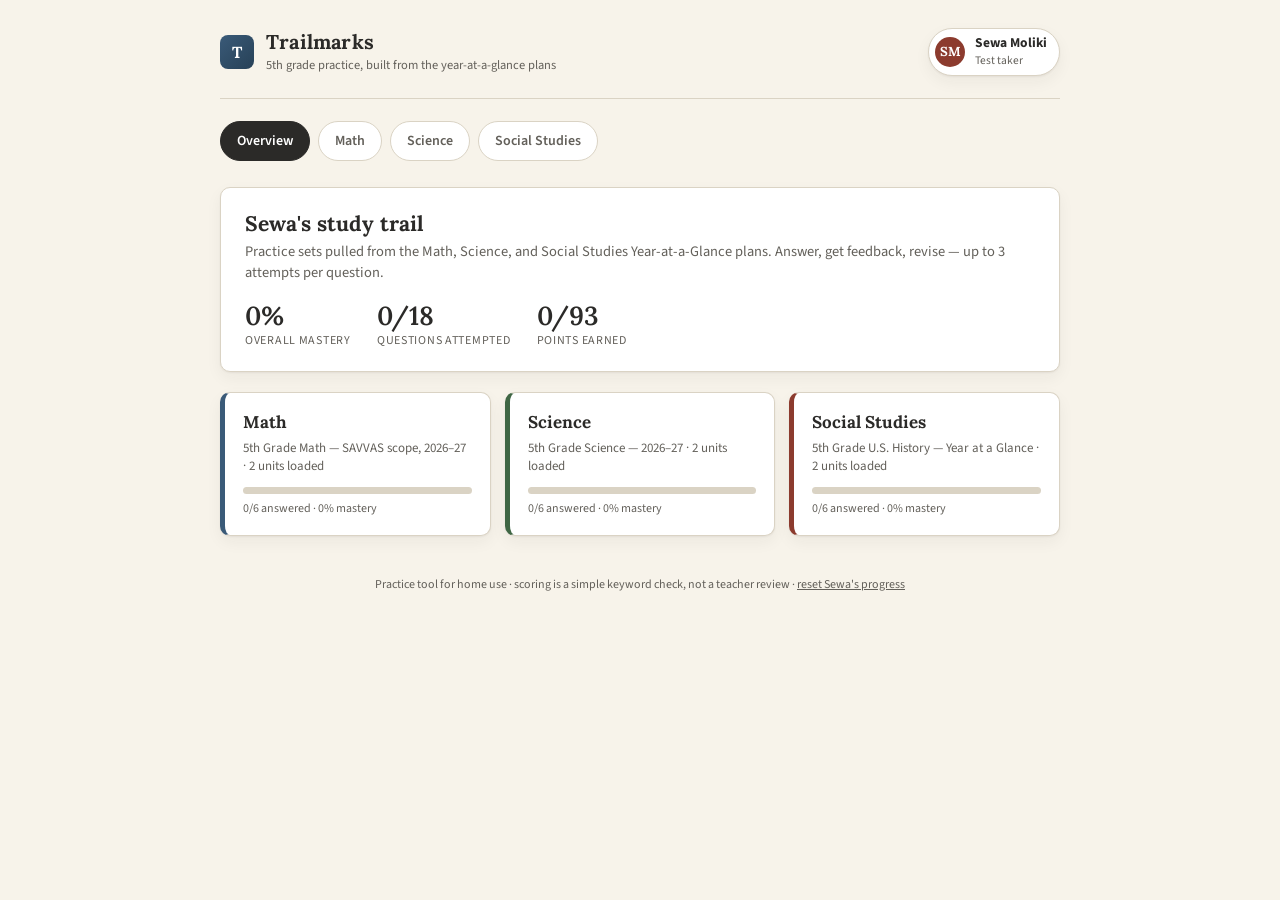
<file: index.html>
<!DOCTYPE html>
<html lang="en">
<head>
<meta charset="UTF-8" />
<meta name="viewport" content="width=device-width, initial-scale=1.0" />
<title>Trailmarks — Sewa's Study Trail</title>
<link rel="icon" href="data:image/svg+xml,<svg xmlns=%22http://www.w3.org/2000/svg%22 viewBox=%220 0 100 100%22><text y=%22.9em%22 font-size=%2290%22>🥾</text></svg>">
<link rel="stylesheet" href="styles.css" />
</head>
<body>
  <div class="shell">
    <div class="topbar">
      <div class="brand">
        <div class="brand-mark">T</div>
        <div class="brand-text">
          <h1 class="serif">Trailmarks</h1>
          <p>5th grade practice, built from the year-at-a-glance plans</p>
        </div>
      </div>
      <div class="student-badge">
        <div class="avatar">SM</div>
        <div class="who">
          <strong>Sewa Moliki</strong>
          <span>Test taker</span>
        </div>
      </div>
    </div>

    <div id="nav" class="nav"></div>

    <div id="app"></div>

    <footer class="foot">
      Practice tool for home use · scoring is a simple keyword check, not a teacher review ·
      <button id="reset-btn" style="background:none;border:none;color:inherit;text-decoration:underline;cursor:pointer;font:inherit;padding:0;">reset Sewa's progress</button>
    </footer>
  </div>

  <script src="questions.js"></script>
  <script src="app.js"></script>
</body>
</html>
</file>
<file: styles.css>
@import url('https://fonts.googleapis.com/css2?family=Lora:ital,wght@0,500;0,600;0,700;1,500&family=Source+Sans+3:wght@400;500;600;700&display=swap');

:root{
  --paper: #F7F3EA;
  --paper-raised: #FFFFFF;
  --ink: #2B2A28;
  --ink-soft: #63605A;
  --rule: #DAD3C4;
  --accent: #3A5A78;
  --accent-soft: #E7EEF3;
  --good: #3F6644;
  --warn: #B4522F;
  --shadow: 0 1px 2px rgba(43,42,40,.06), 0 6px 16px rgba(43,42,40,.05);
  --radius: 10px;
}

*{ box-sizing: border-box; }
html,body{ height:100%; }
body{
  margin:0;
  background: var(--paper);
  background-image:
    linear-gradient(var(--paper), var(--paper)),
    repeating-linear-gradient(180deg, rgba(43,42,40,0.025) 0 1px, transparent 1px 28px);
  color: var(--ink);
  font-family: 'Source Sans 3', system-ui, sans-serif;
  -webkit-font-smoothing: antialiased;
}

h1,h2,h3,.serif{ font-family:'Lora', Georgia, serif; }

/* ---------- Shell ---------- */
.shell{ max-width: 880px; margin: 0 auto; padding: 28px 20px 80px; }

.topbar{
  display:flex; align-items:center; justify-content:space-between;
  gap: 16px; padding-bottom: 22px; margin-bottom: 22px;
  border-bottom: 1px solid var(--rule);
}
.brand{ display:flex; align-items:center; gap:12px; }
.brand-mark{
  width:34px; height:34px; border-radius:8px;
  background: linear-gradient(135deg, var(--accent), #274157);
  display:flex; align-items:center; justify-content:center;
  color:#fff; font-family:'Lora',serif; font-weight:700; font-size:16px;
  flex-shrink:0;
}
.brand-text h1{ font-size:20px; margin:0; letter-spacing:.2px; }
.brand-text p{ margin:2px 0 0; font-size:12.5px; color:var(--ink-soft); }

.student-badge{
  display:flex; align-items:center; gap:10px;
  background: var(--paper-raised); border:1px solid var(--rule);
  padding:6px 12px 6px 6px; border-radius: 999px; box-shadow: var(--shadow);
}
.avatar{
  width:30px; height:30px; border-radius:50%;
  background:#8C3B2E; color:#fff; display:flex; align-items:center; justify-content:center;
  font-family:'Lora',serif; font-weight:700; font-size:13px;
}
.student-badge .who{ font-size:13.5px; line-height:1.25; }
.student-badge .who strong{ display:block; font-size:13.5px; }
.student-badge .who span{ color: var(--ink-soft); font-size:11.5px; }

/* ---------- Nav ---------- */
.nav{ display:flex; gap:8px; margin-bottom: 26px; flex-wrap:wrap; }
.nav button{
  border:1px solid var(--rule); background: var(--paper-raised);
  padding:9px 16px; border-radius: 999px; font: inherit; font-size:14px; font-weight:600;
  cursor:pointer; color: var(--ink-soft); transition: all .15s ease;
}
.nav button:hover{ border-color: var(--ink-soft); color: var(--ink); }
.nav button.active{ background: var(--ink); color:#fff; border-color: var(--ink); }

/* ---------- Overview ---------- */
.overview-hero{
  background: var(--paper-raised); border:1px solid var(--rule); border-radius: var(--radius);
  padding: 22px 24px; margin-bottom: 20px; box-shadow: var(--shadow);
}
.overview-hero h2{ margin:0 0 4px; font-size: 21px; }
.overview-hero p{ margin:0; color: var(--ink-soft); font-size: 14.5px; }
.mastery-row{ display:flex; gap:26px; margin-top:16px; flex-wrap:wrap; }
.mastery-stat .num{ font-family:'Lora',serif; font-size: 26px; font-weight:600; }
.mastery-stat .label{ font-size:12px; color:var(--ink-soft); text-transform:uppercase; letter-spacing:.06em; }

.subject-grid{ display:grid; grid-template-columns: repeat(auto-fit, minmax(220px,1fr)); gap:14px; }
.subject-card{
  background: var(--paper-raised); border:1px solid var(--rule); border-radius: var(--radius);
  padding:18px; cursor:pointer; box-shadow: var(--shadow); transition: transform .12s ease;
  border-left: 5px solid var(--card-accent, var(--accent));
}
.subject-card:hover{ transform: translateY(-2px); }
.subject-card h3{ margin:0 0 6px; font-size:17px; }
.subject-card p{ margin:0 0 12px; font-size:13px; color:var(--ink-soft); }
.bar{ height:7px; border-radius:6px; background: var(--rule); overflow:hidden; }
.bar > i{ display:block; height:100%; background: var(--card-accent, var(--accent)); }
.subject-card .pct{ margin-top:6px; font-size:12px; color:var(--ink-soft); }

/* ---------- Unit list ---------- */
.subject-header{ margin-bottom:16px; }
.subject-header h2{ font-size:22px; margin:0 0 4px; color: var(--card-accent, var(--accent)); }
.subject-header p{ margin:0; color:var(--ink-soft); font-size:14px; }

.unit-card{
  background: var(--paper-raised); border:1px solid var(--rule); border-radius: var(--radius);
  margin-bottom:14px; box-shadow: var(--shadow); overflow:hidden;
}
.unit-head{
  display:flex; align-items:center; justify-content:space-between; gap:12px;
  padding:16px 18px; cursor:pointer;
}
.unit-head h3{ margin:0 0 3px; font-size:16px; }
.unit-head .meta{ font-size:12px; color:var(--ink-soft); }
.unit-head .stat{ text-align:right; font-size:13px; white-space:nowrap; color: var(--ink-soft); }
.unit-head .stat b{ color: var(--ink); }
.chev{ font-size:13px; color:var(--ink-soft); transition: transform .15s ease; margin-left:4px; }
.unit-card.open .chev{ transform: rotate(90deg); }

.unit-body{ display:none; border-top:1px solid var(--rule); padding: 4px 18px 18px; }
.unit-card.open .unit-body{ display:block; }

/* ---------- Question ---------- */
.question{ padding: 20px 0; border-bottom: 1px solid var(--rule); }
.question:last-child{ border-bottom:none; }
.q-head{ display:flex; align-items:center; gap:10px; margin-bottom:10px; }
.q-head h4{ margin:0; font-size:17px; }
.pill{
  font-size:11px; text-transform:uppercase; letter-spacing:.05em; font-weight:700;
  padding:3px 9px; border-radius:999px; border:1px solid var(--rule); color: var(--ink-soft);
}
.q-prompt{ font-size:15px; line-height:1.5; margin:0 0 14px; }

.attempt{
  background:#FBF9F4; border:1px solid var(--rule); border-radius:8px;
  padding:12px 14px; margin-bottom:10px;
}
.attempt.selected{ border-color: var(--card-accent, var(--accent)); background: var(--paper-raised); }
.attempt-head{ display:flex; align-items:center; justify-content:space-between; gap:10px; font-size:12.5px; margin-bottom:6px; }
.attempt-head .who{ display:flex; align-items:center; gap:7px; color:var(--ink-soft); }
.attempt-head .avatar-sm{
  width:20px; height:20px; border-radius:50%; background:#8C3B2E; color:#fff;
  display:flex; align-items:center; justify-content:center; font-size:9.5px; font-family:'Lora',serif; font-weight:700;
}
.attempt-tags{ display:flex; gap:6px; align-items:center; }
.tag{ font-size:10.5px; padding:2px 8px; border-radius:999px; border:1px solid var(--rule); color:var(--ink-soft); }
.tag.selected-tag{ background: var(--ink); color:#fff; border-color: var(--ink); }
.attempt-text{ font-size:14px; white-space:pre-wrap; }
.attempt-text.collapsed{ display:none; }
.view-toggle{ background:none; border:none; color: var(--accent); font-size:12px; font-weight:600; cursor:pointer; padding:0; }

.score-panel{
  margin-top:10px; background: var(--accent-soft); border-radius:8px; padding:14px 16px;
}
.score-panel .score-line{ display:flex; justify-content:space-between; align-items:baseline; margin-bottom:8px; }
.score-panel .score-line b{ font-family:'Lora',serif; font-size:18px; }
.crit{ font-size:13px; margin:5px 0; display:flex; gap:8px; align-items:flex-start; line-height:1.4; }
.crit .mark{ flex-shrink:0; font-weight:700; }
.crit.met .mark{ color: var(--good); }
.crit.missed .mark{ color: var(--warn); }

textarea.answer-box{
  width:100%; min-height:90px; border:1px solid var(--rule); border-radius:8px;
  padding:10px 12px; font: inherit; font-size:14.5px; resize:vertical; background:#fff;
}
textarea.answer-box:focus{ outline:2px solid var(--card-accent, var(--accent)); outline-offset:1px; }

.answer-row{ display:flex; align-items:center; justify-content:space-between; gap:12px; margin-top:8px; flex-wrap:wrap; }
.attempts-left{ font-size:12.5px; color:var(--ink-soft); }

button.submit-btn{
  background: var(--card-accent, var(--accent)); color:#fff; border:none; border-radius:8px;
  padding:9px 20px; font: inherit; font-size:14px; font-weight:600; cursor:pointer;
}
button.submit-btn:disabled{ background:#B9B4A6; cursor:not-allowed; }
button.submit-btn:hover:not(:disabled){ filter: brightness(1.08); }

.locked-note{ font-size:13px; color:var(--ink-soft); font-style:italic; }

footer.foot{ text-align:center; color:var(--ink-soft); font-size:12px; margin-top:40px; }

@media (max-width:560px){
  .topbar{ flex-direction:column; align-items:flex-start; gap:12px; }
  .unit-head{ flex-wrap:wrap; }
}
</file>
